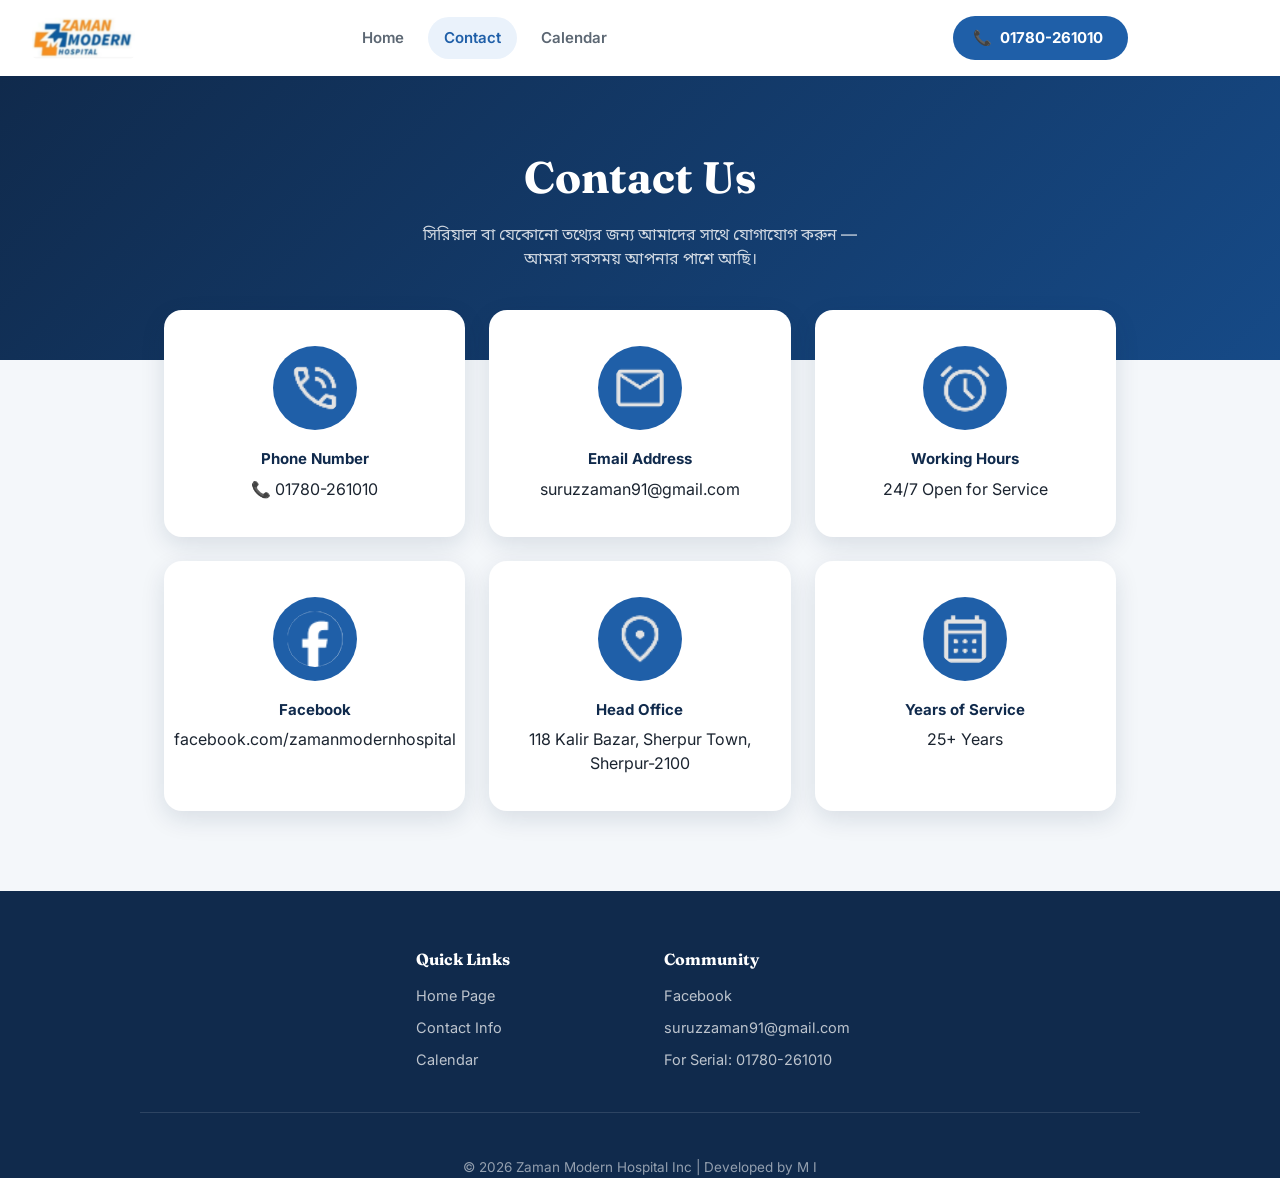
<file: contact.html>
<!DOCTYPE html>
<html lang="bn">
<head>
    <meta charset="UTF-8">
    <meta name="viewport" content="width=device-width, initial-scale=1.0">
    <title>Zaman Modern Hospital | Contact</title>
    <link rel="icon" type="image/png" href="favicon.png">
    <link rel="stylesheet" href="index.css">
    <link rel="preconnect" href="https://fonts.googleapis.com">
    <link rel="preconnect" href="https://fonts.gstatic.com" crossorigin>
    <link href="https://fonts.googleapis.com/css2?family=Fraunces:wght@500;600;700&family=Inter:wght@400;500;600;700&family=Noto+Sans+Bengali:wght@400;500;600;700&family=Noto+Serif+Bengali:wght@600;700&display=swap" rel="stylesheet">
</head>
<body class="body">
    <div class="bg-blur"></div>

    <div class="content">
        <nav class="nav">
            <div class="navdiv">
                <div class="logo"><a href="index.html"><img class="img" src="Untitled design (14).png" alt="Zaman Modern Hospital"></a></div>
            </div>

            <div class="nav-links-desktop">
                <a href="index.html">Home</a>
                <a href="contact.html" class="active">Contact</a>
                <a href="store.html">Calendar</a>
            </div>

            <div class="nav-right">
                <a class="nav-call" href="tel:01780261010">📞 <span>01780-261010</span></a>
            </div>
        </nav>

        <div class="sidebar-toggle" id="sidebarToggle">☰</div>

        <nav class="nav-list" id="sidebar">
            <li><a href="index.html">Home</a></li>
            <li><a href="contact.html" class="active">Contact</a></li>
            <li><a href="store.html">Calendar</a></li>
        </nav>

        <section class="contact-hero">
            <h1>Contact Us</h1>
            <p>সিরিয়াল বা যেকোনো তথ্যের জন্য আমাদের সাথে যোগাযোগ করুন — আমরা সবসময় আপনার পাশে আছি।</p>
        </section>

        <div class="contact-grid">

            <div class="independent">
                <div class="in-div-c">
                    <img class="phone" src="phone_in_talk_40dp_E3E3E3_FILL0_wght400_GRAD0_opsz40.png" alt="">
                    <p class="rank">Phone Number</p>
                    <p>📞 01780-261010</p>
                </div>
            </div>

            <div class="indepe">
                <div class="in-div-c1">
                    <img class="mail" src="mail_40dp_E3E3E3_FILL0_wght400_GRAD0_opsz40.png" alt="">
                    <p class="rank">Email Address</p>
                    <p>suruzzaman91@gmail.com</p>
                </div>
            </div>

            <div class="independent">
                <div class="in-div-c2">
                    <img class="phone" src="alarm_40dp_E3E3E3_FILL0_wght400_GRAD0_opsz40.png" alt="">
                    <p class="rank">Working Hours</p>
                    <p>24/7 Open for Service</p>
                </div>
            </div>

            
            <div class="independent">
                <div class="in-div-c2">
                    <img class="phone" src="Untitled design (31).png" alt="">
                    <p class="rank">Facebook</p>
                    <p>facebook.com/zamanmodernhospital</p>
                </div>
            </div>

            <div class="indepe">
                <div class="in-div-c3">
                    <img class="mail" src="location_on_40dp_E3E3E3_FILL0_wght400_GRAD0_opsz40.png" alt="">
                    <p class="rank">Head Office</p>
                    <p>118 Kalir Bazar, Sherpur Town, Sherpur-2100</p>
                </div>
            </div>

                        <div class="indepe">
                <div class="in-div-c3">
                    <img class="mail" src="calendar_month_40dp_E3E3E3_FILL0_wght400_GRAD0_opsz40.png" alt="">
                    <p class="rank">Years of Service</p>
                    <p>25+ Years</p>
                </div>
            </div>

        </div>

        <footer class="footer">
            <div class="supreme">
                <div class="div-li-z">
                    <p class="z-p">Quick Links</p>
                    <a href="index.html"><li class="li-z">Home Page</li></a>
                    <a href="contact.html"><li class="li-z">Contact Info</li></a>
                    <a href="store.html"><li class="li-z">Calendar</li></a>
                </div>

                <div class="div-li-z1">
                    <p class="z-p">Community</p>
                    <a href="https://www.facebook.com/zamanmodernhospital/?locale=bn_IN"><li class="li-z">Facebook</li></a>
                    <li class="li-z">suruzzaman91@gmail.com</li>
                    <li class="li-z">For Serial: 01780-261010</li>
                </div>
            </div>
            
        </footer>

        <div class="f-div">
            <p class="f-p">© 2026 Zaman Modern Hospital Inc | Developed by M I</p>
        </div>
    </div>

    <script>
        const toggle = document.getElementById("sidebarToggle");
        const sidebar = document.getElementById("sidebar");

        if (toggle && sidebar) {
            toggle.addEventListener("click", () => {
                sidebar.classList.toggle("open");
            });
        }
    </script>
</body>
</html>
</file>
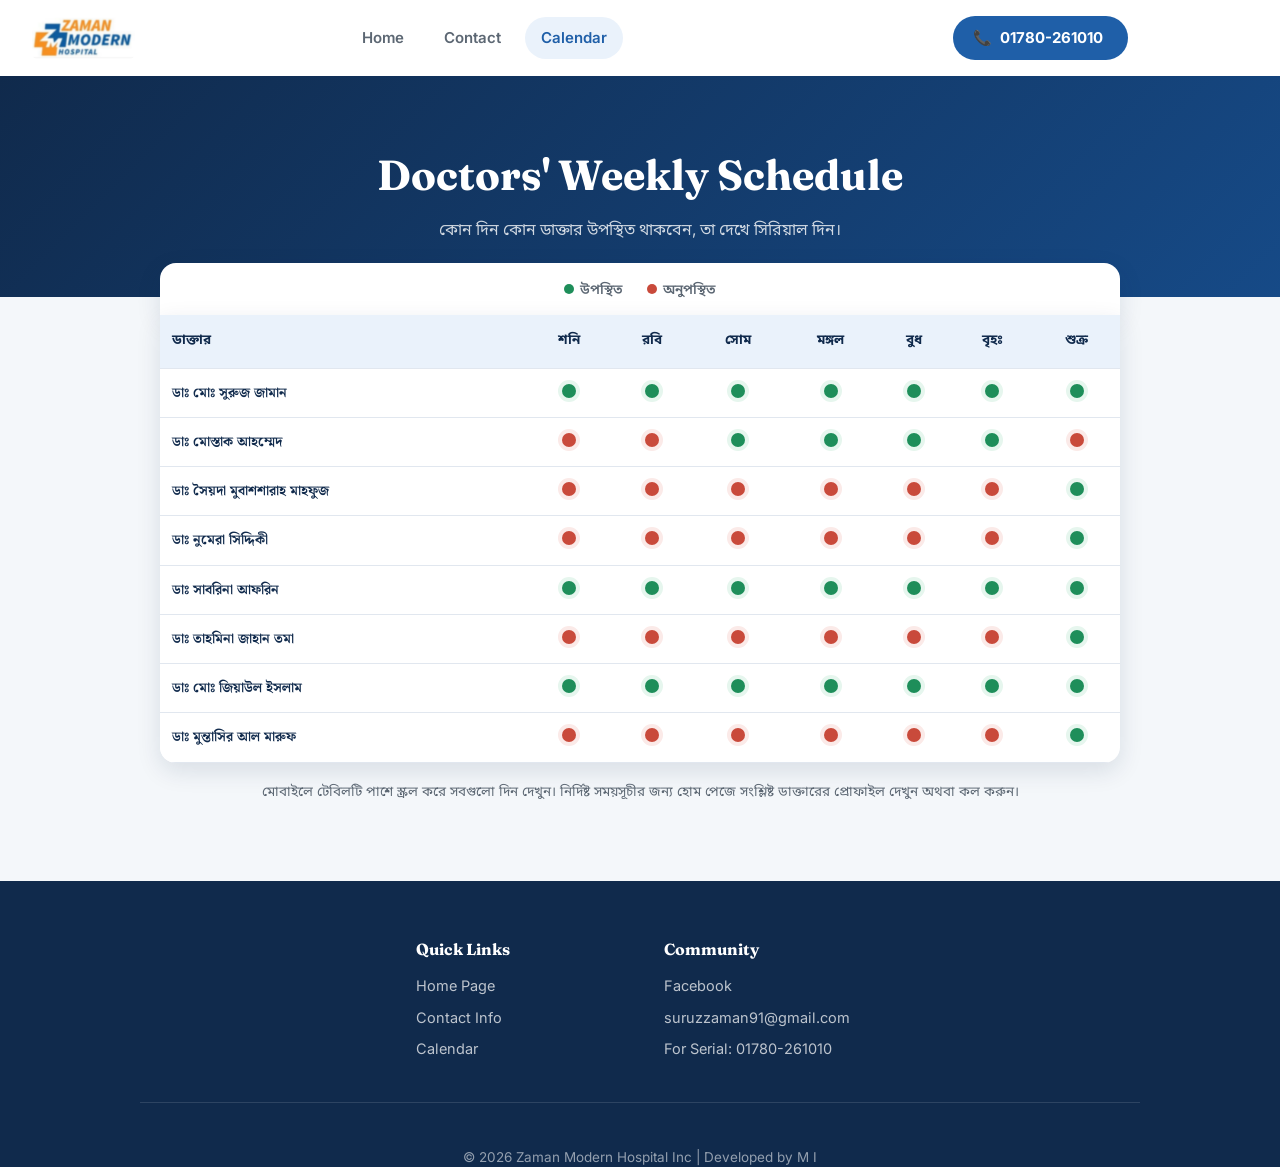
<file: store.html>
<!DOCTYPE html>
<html lang="bn">
<head>
    <meta charset="UTF-8">
    <meta name="viewport" content="width=device-width, initial-scale=1.0">
    <title>Zaman Modern Hospital | Calendar</title>
    <link rel="icon" type="image/png" href="favicon.png">
    <link rel="stylesheet" href="index.css">
    <link rel="preconnect" href="https://fonts.googleapis.com">
    <link rel="preconnect" href="https://fonts.gstatic.com" crossorigin>
    <link href="https://fonts.googleapis.com/css2?family=Fraunces:wght@500;600;700&family=Inter:wght@400;500;600;700&family=Noto+Sans+Bengali:wght@400;500;600;700&family=Noto+Serif+Bengali:wght@600;700&display=swap" rel="stylesheet">
</head>
<body class="body">
    <div class="bg-blur"></div>

    <div class="content">
        <nav class="nav">
            <div class="navdiv">
                <div class="logo"><a href="index.html"><img class="img" src="Untitled design (14).png" alt="Zaman Modern Hospital"></a></div>
            </div>

            <div class="nav-links-desktop">
                <a href="index.html">Home</a>
                <a href="contact.html">Contact</a>
                <a href="store.html" class="active">Calendar</a>
            </div>

            <div class="nav-right">
                <a class="nav-call" href="tel:01780261010">📞 <span>01780-261010</span></a>
            </div>
        </nav>

        <div class="sidebar-toggle" id="sidebarToggle">☰</div>

        <nav class="nav-list" id="sidebar">
            <li><a href="index.html">Home</a></li>
            <li><a href="contact.html">Contact</a></li>
            <li><a href="store.html" class="active">Calendar</a></li>
        </nav>

        <section class="schedule-hero">
            <h1>Doctors' Weekly Schedule</h1>
            <p>কোন দিন কোন ডাক্তার উপস্থিত থাকবেন, তা দেখে সিরিয়াল দিন।</p>
        </section>

        <div class="schedule-wrap">
            <div class="schedule-legend">
                <span><span class="legend-dot green"></span>উপস্থিত</span>
                <span><span class="legend-dot red"></span>অনুপস্থিত</span>
            </div>

            <div class="schedule-table-scroll">
                <table class="schedule-table">
                    <thead>
                        <tr>
                            <th>ডাক্তার</th>
                            <th>শনি</th>
                            <th>রবি</th>
                            <th>সোম</th>
                            <th>মঙ্গল</th>
                            <th>বুধ</th>
                            <th>বৃহঃ</th>
                            <th>শুক্র</th>
                        </tr>
                    </thead>
                    <tbody>
                        <tr>
                            <td class="doc-name">ডাঃ মোঃ সুরুজ জামান</td>
                            <td><span class="status-dot green"></span></td>
                            <td><span class="status-dot green"></span></td>
                            <td><span class="status-dot green"></span></td>
                            <td><span class="status-dot green"></span></td>
                            <td><span class="status-dot green"></span></td>
                            <td><span class="status-dot green"></span></td>
                            <td><span class="status-dot green"></span></td>
                        </tr>
                        <tr>
                            <td class="doc-name">ডাঃ মোস্তাক আহম্মেদ</td>
                            <td><span class="status-dot red"></span></td>
                            <td><span class="status-dot red"></span></td>
                            <td><span class="status-dot green"></span></td>
                            <td><span class="status-dot green"></span></td>
                            <td><span class="status-dot green"></span></td>
                            <td><span class="status-dot green"></span></td>
                            <td><span class="status-dot red"></span></td>
                        </tr>
                        <tr>
                            <td class="doc-name">ডাঃ সৈয়দা মুবাশশারাহ মাহফুজ</td>
                            <td><span class="status-dot red"></span></td>
                            <td><span class="status-dot red"></span></td>
                            <td><span class="status-dot red"></span></td>
                            <td><span class="status-dot red"></span></td>
                            <td><span class="status-dot red"></span></td>
                            <td><span class="status-dot red"></span></td>
                            <td><span class="status-dot green"></span></td>
                        </tr>
                        <tr>
                            <td class="doc-name">ডাঃ নুমেরা সিদ্দিকী</td>
                            <td><span class="status-dot red"></span></td>
                            <td><span class="status-dot red"></span></td>
                            <td><span class="status-dot red"></span></td>
                            <td><span class="status-dot red"></span></td>
                            <td><span class="status-dot red"></span></td>
                            <td><span class="status-dot red"></span></td>
                            <td><span class="status-dot green"></span></td>
                        </tr>
                        <tr>
                            <td class="doc-name">ডাঃ সাবরিনা আফরিন</td>
                            <td><span class="status-dot green"></span></td>
                            <td><span class="status-dot green"></span></td>
                            <td><span class="status-dot green"></span></td>
                            <td><span class="status-dot green"></span></td>
                            <td><span class="status-dot green"></span></td>
                            <td><span class="status-dot green"></span></td>
                            <td><span class="status-dot green"></span></td>
                        </tr>
                        <tr>
                            <td class="doc-name">ডাঃ তাহমিনা জাহান তমা</td>
                            <td><span class="status-dot red"></span></td>
                            <td><span class="status-dot red"></span></td>
                            <td><span class="status-dot red"></span></td>
                            <td><span class="status-dot red"></span></td>
                            <td><span class="status-dot red"></span></td>
                            <td><span class="status-dot red"></span></td>
                            <td><span class="status-dot green"></span></td>
                        </tr>
                        <tr>
                            <td class="doc-name">ডাঃ মোঃ জিয়াউল ইসলাম</td>
                            <td><span class="status-dot green"></span></td>
                            <td><span class="status-dot green"></span></td>
                            <td><span class="status-dot green"></span></td>
                            <td><span class="status-dot green"></span></td>
                            <td><span class="status-dot green"></span></td>
                            <td><span class="status-dot green"></span></td>
                            <td><span class="status-dot green"></span></td>
                        </tr>
                        <tr>
                            <td class="doc-name">ডাঃ মুন্তাসির আল মারুফ</td>
                            <td><span class="status-dot red"></span></td>
                            <td><span class="status-dot red"></span></td>
                            <td><span class="status-dot red"></span></td>
                            <td><span class="status-dot red"></span></td>
                            <td><span class="status-dot red"></span></td>
                            <td><span class="status-dot red"></span></td>
                            <td><span class="status-dot green"></span></td>
                        </tr>
                    </tbody>
                </table>
            </div>
            <p class="schedule-note">মোবাইলে টেবিলটি পাশে স্ক্রল করে সবগুলো দিন দেখুন। নির্দিষ্ট সময়সূচীর জন্য হোম পেজে সংশ্লিষ্ট ডাক্তারের প্রোফাইল দেখুন অথবা কল করুন।</p>
        </div>

        <footer class="footer">
            <div class="supreme">
                <div class="div-li-z">
                    <p class="z-p">Quick Links</p>
                    <a href="index.html"><li class="li-z">Home Page</li></a>
                    <a href="contact.html"><li class="li-z">Contact Info</li></a>
                    <a href="store.html"><li class="li-z">Calendar</li></a>
                </div>

                <div class="div-li-z1">
                    <p class="z-p">Community</p>
                    <a href="https://www.facebook.com/zamanmodernhospital/?locale=bn_IN"><li class="li-z">Facebook</li></a>
                    <li class="li-z">suruzzaman91@gmail.com</li>
                    <li class="li-z">For Serial: 01780-261010</li>
                </div>
            </div>
        </footer>

        <div class="f-div">
            <p class="f-p">© 2026 Zaman Modern Hospital Inc | Developed by M I</p>
        </div>
    </div>

    <script>
        const toggle = document.getElementById("sidebarToggle");
        const sidebar = document.getElementById("sidebar");

        if (toggle && sidebar) {
            toggle.addEventListener("click", () => {
                sidebar.classList.toggle("open");
            });
        }
    </script>
</body>
</html>
</file>
<file: index.css>
/* =========================================================
   Zaman Modern Hospital — stylesheet
   ========================================================= */

:root {
  /* Color */
  --navy: #102A4C;
  --blue: #1F5FA8;
  --blue-dark: #164A87;
  --blue-tint: #EAF2FB;
  --bg: #F4F7FA;
  --white: #FFFFFF;
  --ink: #1B2430;
  --ink-soft: #5C6773;
  --line: #E1E7EF;
  --green: #1E8E5A;
  --green-tint: #E6F6EE;
  --red: #C94A3B;
  --red-tint: #FBEAE8;

  /* Department accent colors (ribbon tags) */
  --dep-ultra: #1F5FA8;
  --dep-cardio: #C24236;
  --dep-gastro: #1E8E5A;
  --dep-critical: #7A56B8;
  --dep-gyn: #C15A82;
  --dep-neuro: #A8791E;
  --dep-ortho: #2E7096;
  --dep-ent: #1E8E8E;

  /* Type */
  --font-display: "Fraunces", "Noto Serif Bengali", serif;
  --font-body: "Inter", "Noto Sans Bengali", sans-serif;

  --shadow-sm: 0 1px 3px rgba(16, 42, 76, 0.08);
  --shadow-md: 0 8px 24px rgba(16, 42, 76, 0.12);
  --shadow-lg: 0 20px 50px rgba(16, 42, 76, 0.18);
}

* {
  box-sizing: border-box;
}

html {
  scroll-behavior: smooth;
}

body {
  margin: 0;
  background: var(--bg);
  color: var(--ink);
  font-family: var(--font-body);
  line-height: 1.5;
  -webkit-font-smoothing: antialiased;
}

a {
  text-decoration: none;
  color: inherit;
}

img {
  max-width: 100%;
  display: block;
}

ul, li {
  list-style: none;
  margin: 0;
  padding: 0;
}

p {
  margin: 0;
}

h1, h2, h3 {
  font-family: var(--font-display);
  margin: 0;
  color: var(--navy);
}

/* remove leftover full-page background image approach */
.bg-blur {
  display: none;
}

.content {
  padding-top: 76px;
}

/* =========================================================
   NAVBAR
   ========================================================= */

.nav {
  background-color: var(--white);
  height: 76px;
  display: flex;
  align-items: center;
  justify-content: space-between;
  padding: 0 32px;
  position: fixed;
  top: 0;
  left: 0;
  right: 0;
  z-index: 1000;
  width: 100%;
  box-shadow: var(--shadow-sm);
}

.navdiv {
  display: flex;
  align-items: center;
}

.logo a {
  display: flex;
  align-items: center;
}

.logo .img {
  height: 42px;
  width: auto;
  border-radius: 6px;
}

.img:hover {
  border: none;
  margin-top: 0;
}

.nav > p {
  display: none;
}

.nav-call {
  display: inline-flex;
  align-items: center;
  gap: 8px;
  background: var(--blue);
  color: var(--white);
  font-weight: 700;
  font-size: 15px;
  padding: 11px 20px;
  border-radius: 100px;
  white-space: nowrap;
  transition: background 0.2s ease, transform 0.2s ease;
  margin-right: 120px;
  width: 175px;
}

.nav-call:hover {
  background: var(--blue-dark);
  transform: translateY(-1px);
}

.nav-links-desktop {
  display: none;
}

@media (min-width: 900px) {
  .nav-links-desktop {
    display: flex;
    gap: 8px;
    align-items: center;
  }
  .nav-links-desktop a {
    padding: 10px 16px;
    border-radius: 100px;
    font-weight: 600;
    color: var(--ink-soft);
    font-size: 15px;
    transition: 0.2s ease;
  }
  .nav-links-desktop a:hover {
    background: var(--blue-tint);
    color: var(--blue);
  }
  .nav-links-desktop a.active {
    background: var(--blue-tint);
    color: var(--blue);
  }
}

.nav-right {
  display: flex;
  align-items: center;
  gap: 24px;
  margin-left: 120px;
}

/* Sidebar / mobile drawer */
.sidebar-toggle {
  display: flex;
  align-items: center;
  justify-content: center;
  font-size: 22px;
  color: var(--navy);
  background: var(--blue-tint);
  width: 44px;
  height: 44px;
  border-radius: 10px;
  cursor: pointer;
  position: fixed;
  top: 16px;
  right: 16px;
  z-index: 2000;
}

@media (min-width: 900px) {
  .sidebar-toggle {
    display: none;
  }
}

.nav-list {
  background-color: var(--navy);
  width: 240px;
  height: 100vh;
  position: fixed;
  z-index: 1999;
  right: 0;
  top: 0;
  transform: translateX(100%);
  transition: transform 0.3s ease;
  text-align: left;
  padding-top: 100px;
  box-shadow: var(--shadow-lg);
}

.nav-list.open {
  transform: translateX(0);
}

.nav-list li {
  margin-top: 6px;
  padding: 0 16px;
}

.nav-list li a {
  display: block;
  padding: 14px 16px;
  color: rgba(255, 255, 255, 0.85);
  font-weight: 700;
  border-radius: 10px;
  transition: 0.15s;
}

.nav-list li a:hover {
  background-color: rgba(255, 255, 255, 0.08);
}

.nav-list li a.active {
  color: var(--white);
  background-color: var(--blue);
}

@media (min-width: 900px) {
  .nav-list {
    display: none;
  }
}

.overlay {
  display: none;
  position: fixed;
  inset: 0;
  background: rgba(16, 42, 76, 0.4);
  z-index: 1500;
}

.loader {
  display: none;
}

/* =========================================================
   HERO
   ========================================================= */

.filers-div, .div-s, .button-div {
  display: none; /* replaced by .hero markup below via CSS-only reuse */
}

.hero {
  position: relative;
  min-height: 640px;
  display: flex;
  align-items: flex-end;
  background-image:
    linear-gradient(180deg, rgba(10, 26, 48, 0.35) 0%, rgba(8, 20, 38, 0.55) 55%, rgba(6, 15, 30, 0.88) 100%),
    url("Jaman_Clinic.png");
  background-size: cover;
  background-position: center;
  background-repeat: no-repeat;
}

.hero-inner {
  position: relative;
  z-index: 1;
  max-width: 720px;
  padding: 64px 32px 72px;
  color: var(--white);
}

.hero-eyebrow {
  display: inline-block;
  background: rgba(255, 255, 255, 0.14);
  border: 1px solid rgba(255, 255, 255, 0.3);
  backdrop-filter: blur(4px);
  color: var(--white);
  font-size: 13px;
  font-weight: 700;
  letter-spacing: 0.06em;
  padding: 7px 16px;
  border-radius: 100px;
  margin-bottom: 20px;
}

.hero h1 {
  color: var(--white);
  font-size: clamp(38px, 7vw, 62px);
  line-height: 1.08;
  font-weight: 600;
  margin-bottom: 16px;
}

.hero-sub {
  font-size: clamp(17px, 2.4vw, 21px);
  font-family: "Noto Sans Bengali", var(--font-body);
  color: rgba(255, 255, 255, 0.92);
  max-width: 520px;
  margin-bottom: 32px;
}

.hero-actions {
  display: flex;
  flex-wrap: wrap;
  gap: 14px;
}

.btn-primary, .btn-ghost {
  display: inline-flex;
  align-items: center;
  gap: 10px;
  padding: 15px 28px;
  border-radius: 100px;
  font-weight: 700;
  font-size: 16px;
  border: none;
  cursor: pointer;
  transition: 0.2s ease;
  font-family: var(--font-body);
}

.btn-primary {
  background: var(--white);
  color: var(--blue-dark);
  box-shadow: var(--shadow-md);
}

.btn-primary:hover {
  transform: translateY(-2px);
  box-shadow: var(--shadow-lg);
}

.btn-ghost {
  background: transparent;
  color: var(--white);
  border: 1.5px solid rgba(255, 255, 255, 0.55);
}

.btn-ghost:hover {
  background: rgba(255, 255, 255, 0.12);
}

.fliers-but {
  display: inline-flex;
  align-items: center;
  gap: 10px;
  padding: 15px 28px;
  border-radius: 100px;
  font-weight: 700;
  font-size: 16px;
  border: none;
  cursor: pointer;
  background: var(--white);
  color: var(--blue-dark);
  box-shadow: var(--shadow-md);
}

/* =========================================================
   SECTIONS / HEADINGS
   ========================================================= */

.section {
  max-width: 1180px;
  margin: 0 auto;
  padding: 88px 24px 24px;
}

.section-head {
  text-align: center;
  max-width: 640px;
  margin: 0 auto 48px;
}

.section-eyebrow {
  color: var(--blue);
  font-weight: 700;
  font-size: 13px;
  letter-spacing: 0.08em;
  text-transform: uppercase;
  margin-bottom: 10px;
  display: block;
}

.hs {
  display: none;
}

.contact-us1, .contact-us {
  display: none;
}

.real-text1, .real-text {
  display: none;
}

/* =========================================================
   DOCTOR CARDS
   ========================================================= */

.leader {
  display: grid;
  grid-template-columns: repeat(auto-fit, minmax(280px, 1fr));
  gap: 28px;
  max-width: 1180px;
  margin: 0 auto;
  padding: 0 24px 40px;
}

.independent, .indepe, .indep {
  display: contents;
}

.in-div, .in-div1, .in-div2, .in-div-fix, .in-div-fix1 {
  background: var(--white);
  border-radius: 18px;
  padding: 0 0 24px;
  box-shadow: var(--shadow-sm);
  transition: transform 0.25s ease, box-shadow 0.25s ease;
  display: flex;
  flex-direction: column;
  align-items: center;
  text-align: center;
  margin-top: 0;
  min-height: 0;
}

.in-div:hover, .in-div1:hover, .in-div2:hover, .in-div-fix:hover, .in-div-fix1:hover {
  transform: translateY(-6px);
  box-shadow: var(--shadow-md);
}

.special-div {
  align-self: flex-start;
  margin: 0 0 -34px 20px;
  background: var(--dep-ultra);
  border-radius: 100px;
  width: auto;
  max-width: calc(100% - 40px);
  padding: 9px 16px;
  position: relative;
  z-index: 2;
  box-shadow: 0 4px 10px rgba(0, 0, 0, 0.18);
}

.special {
  color: var(--white);
  font-family: "Noto Sans Bengali", var(--font-body);
  font-size: 12.5px;
  font-weight: 700;
  line-height: 1.3;
}

.leader .independent:nth-of-type(1) .special-div { background: var(--dep-ultra); }
.leader .indepe:nth-of-type(2) .special-div { background: var(--dep-cardio); }
.leader .indep:nth-of-type(3) .special-div { background: var(--dep-gastro); }
.leader .indep:nth-of-type(4) .special-div { background: var(--dep-critical); }
.leader .independent:nth-of-type(5) .special-div { background: var(--dep-gyn); }
.leader .indepe:nth-of-type(6) .special-div { background: var(--dep-neuro); }
.leader .indep:nth-of-type(7) .special-div { background: var(--dep-ortho); }
.leader .indep:nth-of-type(8) .special-div { background: var(--dep-ent); }

.night, .core-pic, .phantom {
  width: 100%;
  height: 230px;
  object-fit: cover;
  object-position: top center;
  margin-top: 0;
}

.rank-name {
  font-family: "Noto Serif Bengali", var(--font-display);
  font-size: 19px;
  font-weight: 700;
  color: var(--navy);
  margin: 18px 20px 6px;
}

.rank {
  font-family: "Noto Sans Bengali", var(--font-body);
  font-size: 13.5px;
  color: var(--ink-soft);
  margin: 0 20px 4px;
  line-height: 1.5;
}

.rank1 {
  font-family: "Noto Sans Bengali", var(--font-body);
  font-size: 13px;
  color: var(--ink-soft);
  margin: 0 20px 3px;
  line-height: 1.55;
}

.rank1:last-child {
  margin-top: 10px;
  padding-top: 10px;
  border-top: 1px dashed var(--line);
  color: var(--blue-dark);
  font-weight: 600;
}

/* =========================================================
   FOLLOW / SOCIAL
   ========================================================= */

.follows-div {
  max-width: 1180px;
  margin: 8px auto 64px;
  padding: 40px 24px;
  background: var(--blue-tint);
  border-radius: 22px;
  display: flex;
  flex-direction: column;
  align-items: center;
  gap: 18px;
  text-align: center;
}

.follows {
  font-family: var(--font-display);
  font-size: 24px;
  color: var(--navy);
  font-weight: 600;
}

.image-container {
  position: relative;
  display: inline-block;
  overflow: hidden;
  border-radius: 100px;
  box-shadow: var(--shadow-sm);
  transition: transform 0.2s ease;
}

.image-container:hover {
  transform: scale(1.06);
}

.image-container img {
  width: 56px;
  height: 56px;
  display: block;
}

/* =========================================================
   FOOTER
   ========================================================= */

.footer {
  padding: 56px 24px 24px;
  background-color: var(--navy);
  display: block;
  height: auto;
  margin-top: 0;
}

.supreme {
  max-width: 1000px;
  margin: 0 auto;
  display: flex;
  flex-wrap: wrap;
  gap: 48px;
  justify-content: center;
  text-align: left;
  padding-bottom: 32px;
  border-bottom: 1px solid rgba(255, 255, 255, 0.12);
}

.div-li-z, .div-li-z1 {
  min-width: 200px;
  margin-left: 0;
}

.z-p {
  color: var(--white);
  font-weight: 700;
  font-size: 16px;
  margin-bottom: 14px;
  font-family: var(--font-display);
}

.li-z {
  color: rgba(255, 255, 255, 0.72);
  font-size: 14.5px;
  margin-bottom: 10px;
  transition: color 0.15s;
}

a .li-z:hover, .li-z:hover {
  color: var(--white);
}

.f-div {
  text-align: center;
  padding-top: 20px;
  background: var(--navy);
}

.f-p {
  font-size: 13.5px;
  color: rgba(255, 255, 255, 0.55);
  margin: 0;
  white-space: normal;
  font-family: var(--font-body);
  font-weight: 400;
}

/* =========================================================
   CONTACT PAGE
   ========================================================= */

.contact-hero {
  background: linear-gradient(135deg, var(--navy), var(--blue-dark));
  padding: 68px 24px 90px;
  text-align: center;
}

.contact-hero h1 {
  color: var(--white);
  font-size: clamp(32px, 5vw, 44px);
  margin-bottom: 12px;
}

.contact-hero p {
  color: rgba(255, 255, 255, 0.8);
  font-size: 16px;
  max-width: 480px;
  margin: 0 auto;
}

.contact-grid {
  max-width: 1000px;
  margin: -50px auto 80px;
  padding: 0 24px;
  display: grid;
  grid-template-columns: repeat(auto-fit, minmax(240px, 1fr));
  gap: 24px;
}

.in-div-c, .in-div-c1, .in-div-c2, .in-div-c3 {
  background: var(--white);
  border-radius: 18px;
  padding: 36px 24px;
  box-shadow: var(--shadow-md);
  display: flex;
  flex-direction: column;
  align-items: center;
  text-align: center;
  height: auto;
  margin-top: 0;
  transition: transform 0.2s ease;
}

.in-div-c:hover, .in-div-c1:hover, .in-div-c2:hover, .in-div-c3:hover {
  transform: translateY(-6px);
  box-shadow: var(--shadow-lg);
}

.in-div-c p, .in-div-c1 p, .in-div-c2 p, .in-div-c3 p {
  width: auto;
  line-height: 1.5;
  color: var(--ink);
  font-family: var(--font-body);
}

.in-div-c .rank, .in-div-c1 .rank, .in-div-c2 .rank, .in-div-c3 .rank {
  font-weight: 700;
  color: var(--navy);
  font-size: 15px;
  margin-bottom: 6px;
}

.phone, .mail {
  width: 56px;
  height: 56px;
  margin: 0 0 18px;
  padding: 14px;
  background: var(--blue);
  border-radius: 100px;
  box-sizing: content-box;
}

/* =========================================================
   CALENDAR / SCHEDULE PAGE (store.html)
   ========================================================= */

.schedule-hero {
  background: linear-gradient(135deg, var(--navy), var(--blue-dark));
  padding: 68px 24px 56px;
  text-align: center;
}

.schedule-hero h1 {
  color: var(--white);
  font-size: clamp(30px, 5vw, 42px);
}

.schedule-hero p {
  color: rgba(255, 255, 255, 0.8);
  margin-top: 10px;
}

.schedule-wrap {
  max-width: 1000px;
  margin: -34px auto 80px;
  padding: 0 20px;
}

.schedule-legend {
  display: flex;
  justify-content: center;
  gap: 24px;
  background: var(--white);
  border-radius: 16px 16px 0 0;
  padding: 16px;
  box-shadow: var(--shadow-md);
  font-size: 13.5px;
  font-weight: 600;
  color: var(--ink-soft);
}

.legend-dot {
  display: inline-block;
  width: 10px;
  height: 10px;
  border-radius: 50%;
  margin-right: 6px;
}

.legend-dot.green { background: var(--green); }
.legend-dot.red { background: var(--red); }

.schedule-table-scroll {
  overflow-x: auto;
  background: var(--white);
  border-radius: 0 0 16px 16px;
  box-shadow: var(--shadow-md);
  -webkit-overflow-scrolling: touch;
}

table.schedule-table {
  border-collapse: collapse;
  width: 100%;
  min-width: 720px;
}

.schedule-table th, .schedule-table td {
  padding: 14px 12px;
  text-align: center;
  border-bottom: 1px solid var(--line);
  font-size: 13.5px;
}

.schedule-table thead th {
  background: var(--blue-tint);
  color: var(--navy);
  font-family: "Noto Sans Bengali", var(--font-body);
  font-weight: 700;
  font-size: 13.5px;
  padding-top: 16px;
  padding-bottom: 16px;
}

.schedule-table thead th:first-child,
.schedule-table td.doc-name {
  text-align: left;
  position: sticky;
  left: 0;
  background: var(--white);
  z-index: 1;
}

.schedule-table thead th:first-child {
  background: var(--blue-tint);
  z-index: 2;
}

td.doc-name {
  font-family: "Noto Serif Bengali", var(--font-display);
  font-weight: 700;
  color: var(--navy);
  min-width: 200px;
}

.status-dot {
  display: inline-flex;
  width: 14px;
  height: 14px;
  border-radius: 50%;
}

.status-dot.green { background: var(--green); box-shadow: 0 0 0 4px var(--green-tint); }
.status-dot.red { background: var(--red); box-shadow: 0 0 0 4px var(--red-tint); }

.schedule-note {
  text-align: center;
  color: var(--ink-soft);
  font-size: 13.5px;
  margin-top: 18px;
}

/* =========================================================
   RESPONSIVE
   ========================================================= */

@media (max-width: 640px) {
  .nav {
    padding: 0 16px;
  }
  .logo .img {
    height: 34px;
  }

  .nav-call {
    display: none;
  }

  .nav-call {
    padding: 11px 14px;
  }
  .hero {
    min-height: 560px;
  }
  .hero-inner {
    padding: 40px 20px 48px;
  }
  .section {
    padding: 56px 16px 16px;
  }
  .leader {
    grid-template-columns: 1fr;
    padding: 0 16px 16px;
  }
  .contact-grid {
    margin-top: -34px;
  }
}

/* =========================================================
   24/7 BABY DELIVERY BANNER
   ========================================================= */

.delivery-banner {
  background: linear-gradient(120deg, var(--dep-gyn), #9c3f68);
  margin-top: -6px;
  position: relative;
  z-index: 2;
}

.delivery-inner {
  max-width: 1180px;
  margin: 0 auto;
  padding: 26px 24px;
  display: flex;
  align-items: center;
  gap: 22px;
}

.delivery-icon {
  flex: none;
  width: 56px;
  height: 56px;
  display: flex;
  align-items: center;
  justify-content: center;
  font-size: 28px;
  background: rgba(255, 255, 255, 0.16);
  border-radius: 100px;
}

.delivery-text {
  flex: 1;
  min-width: 0;
}

.delivery-tag {
  display: inline-block;
  color: rgba(255, 255, 255, 0.85);
  font-weight: 700;
  font-size: 12px;
  letter-spacing: 0.06em;
  text-transform: uppercase;
  margin-bottom: 4px;
}

.delivery-text h2 {
  color: var(--white);
  font-family: "Noto Serif Bengali", var(--font-display);
  font-size: clamp(20px, 3vw, 26px);
  font-weight: 700;
  margin-bottom: 4px;
}

.delivery-text p {
  color: rgba(255, 255, 255, 0.92);
  font-family: "Noto Sans Bengali", var(--font-body);
  font-size: 14.5px;
  line-height: 1.5;
  max-width: 560px;
}

.delivery-cta {
  flex: none;
  display: inline-flex;
  align-items: center;
  gap: 8px;
  background: var(--white);
  color: #9c3f68;
  font-weight: 700;
  font-size: 15px;
  padding: 13px 22px;
  border-radius: 100px;
  white-space: nowrap;
  box-shadow: var(--shadow-md);
  transition: transform 0.2s ease;
}

.delivery-cta:hover {
  transform: translateY(-2px);
}

@media (max-width: 720px) {
  .delivery-inner {
    flex-wrap: wrap;
    padding: 22px 20px;
  }
  .delivery-icon {
    width: 44px;
    height: 44px;
    font-size: 22px;
  }
  .delivery-cta {
    width: 100%;
    justify-content: center;
  }
}


.bedi-div {
  border-radius: 100px;
  background-color: white;
  padding: 7px;
}

.button-number,.button-number1, .button-number2,.button-number3,.button-number4,.button-number5,.button-number6,.button-number7 {
  border: none;
  color: white;
  font-family: arial;
  border-radius: 18px;
  padding: 5px;
  width: 300px;
  margin-top: 15px;
  height: 35px;
  font-size: 18px;
}

.button-number {
 background-color: #1F5FA8;
}

.button-number1 {
  background-color: #C24236;
}
.button-number2 {
  background-color: #1E8E5A;
}
.button-number3 {
  background-color: #7A56B8;
}
.button-number4 {
  background-color: #C15A82;
}
.button-number5 {
  background-color: #A8791E;
}
.button-number6 {
  background-color: #2E7096;
}
.button-number7 {
  background-color: #1E8E8E;
}
</file>
